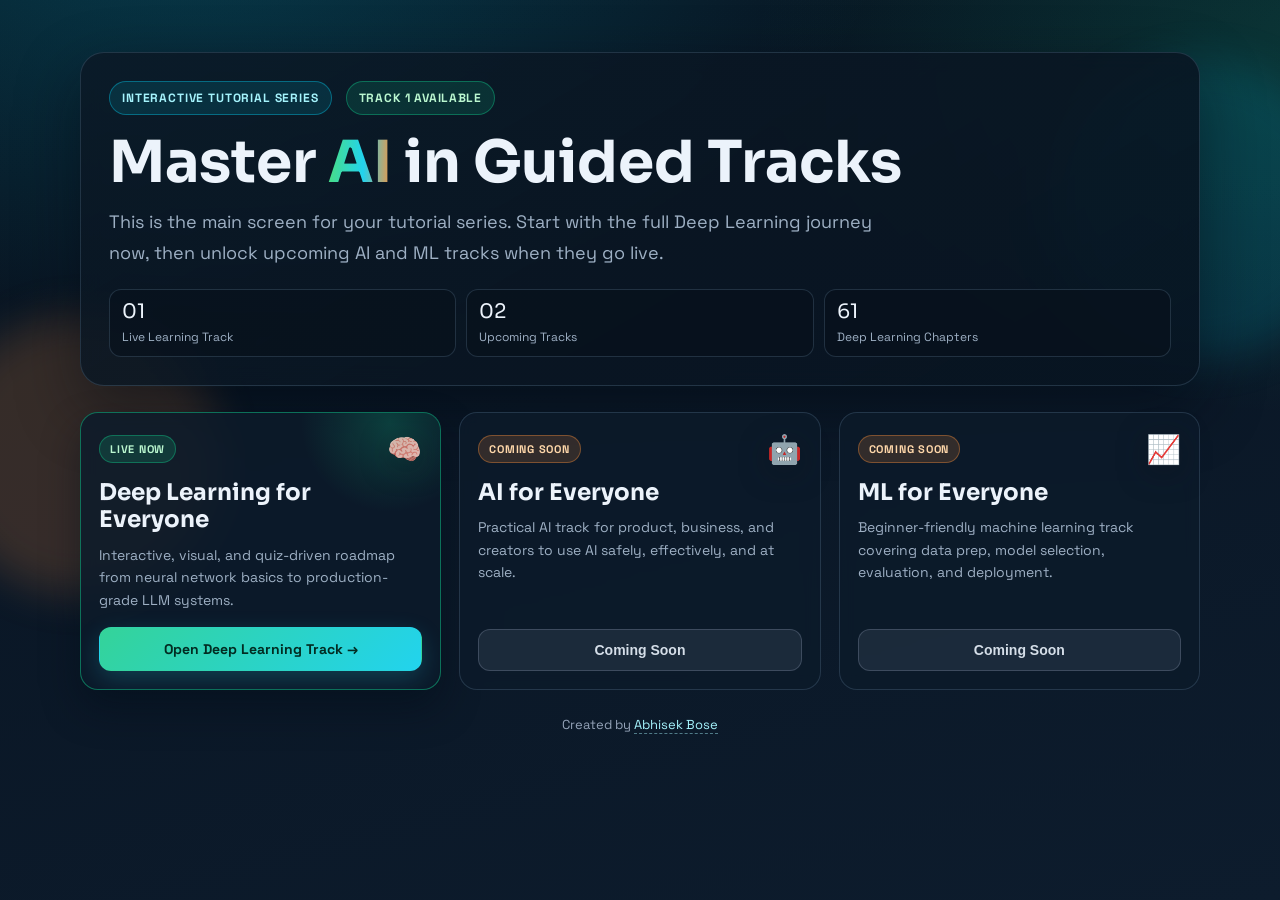
<file: deep-learning-tutorial/index.html>
<!DOCTYPE html>
<html lang="en">
<head>
    <meta charset="UTF-8">
    <meta name="viewport" content="width=device-width, initial-scale=1.0">
    <title>Interactive AI Tutorial Series</title>
    <link rel="preconnect" href="https://fonts.googleapis.com">
    <link rel="preconnect" href="https://fonts.gstatic.com" crossorigin>
    <link href="https://fonts.googleapis.com/css2?family=Space+Grotesk:wght@400;500;600;700&family=Sora:wght@600;700;800&display=swap" rel="stylesheet">
    <style>
        :root {
            --bg: #071420;
            --bg-soft: #0e1e2d;
            --card: rgba(13, 27, 42, 0.84);
            --card-border: rgba(122, 160, 191, 0.22);
            --text: #ecf3fb;
            --muted: #9eb0c4;
            --accent: #10b981;
            --accent-2: #06b6d4;
            --warning: #fb923c;
            --shadow: 0 24px 64px rgba(2, 9, 18, 0.45);
        }

        * {
            box-sizing: border-box;
            margin: 0;
            padding: 0;
        }

        body {
            min-height: 100vh;
            color: var(--text);
            font-family: 'Space Grotesk', sans-serif;
            background:
                radial-gradient(1200px 700px at 15% -10%, rgba(6, 182, 212, 0.24), transparent 58%),
                radial-gradient(950px 600px at 105% 5%, rgba(16, 185, 129, 0.20), transparent 62%),
                linear-gradient(165deg, #071420, #0a1726 45%, #0d1c2d 100%);
            padding: 52px 20px 64px;
            position: relative;
            overflow-x: hidden;
        }

        body::before,
        body::after {
            content: '';
            position: fixed;
            inset: auto;
            z-index: -1;
            filter: blur(20px);
            pointer-events: none;
        }

        body::before {
            width: 280px;
            height: 280px;
            border-radius: 50%;
            left: -60px;
            top: 35%;
            background: rgba(251, 146, 60, 0.18);
            animation: floatBlob 9s ease-in-out infinite;
        }

        body::after {
            width: 300px;
            height: 300px;
            border-radius: 50%;
            right: -70px;
            top: 60px;
            background: rgba(6, 182, 212, 0.16);
            animation: floatBlob 11s ease-in-out infinite reverse;
        }

        @keyframes floatBlob {
            0%, 100% { transform: translateY(0); }
            50% { transform: translateY(-16px); }
        }

        .container {
            width: min(1120px, 100%);
            margin: 0 auto;
        }

        .hero {
            border: 1px solid var(--card-border);
            border-radius: 24px;
            background: linear-gradient(150deg, rgba(11, 24, 37, 0.82), rgba(8, 20, 33, 0.92));
            backdrop-filter: blur(10px);
            padding: 28px;
            box-shadow: var(--shadow);
            margin-bottom: 26px;
            animation: reveal 0.6s ease-out;
        }

        @keyframes reveal {
            from { opacity: 0; transform: translateY(14px); }
            to { opacity: 1; transform: translateY(0); }
        }

        .hero-top {
            display: flex;
            gap: 14px;
            align-items: center;
            flex-wrap: wrap;
            margin-bottom: 16px;
        }

        .pill {
            border-radius: 999px;
            border: 1px solid rgba(6, 182, 212, 0.45);
            color: #a5f3fc;
            background: rgba(6, 182, 212, 0.14);
            font-size: 12px;
            letter-spacing: 0.07em;
            text-transform: uppercase;
            font-weight: 700;
            padding: 8px 12px;
        }

        .status {
            border-radius: 999px;
            border: 1px solid rgba(16, 185, 129, 0.45);
            color: #bbf7d0;
            background: rgba(16, 185, 129, 0.16);
            font-size: 12px;
            letter-spacing: 0.06em;
            text-transform: uppercase;
            font-weight: 700;
            padding: 8px 12px;
        }

        h1 {
            font-family: 'Sora', sans-serif;
            font-size: clamp(32px, 5vw, 58px);
            line-height: 1.1;
            margin-bottom: 12px;
        }

        h1 .shine {
            background: linear-gradient(92deg, #4ade80, #22d3ee 55%, #fb923c);
            -webkit-background-clip: text;
            -webkit-text-fill-color: transparent;
            background-clip: text;
        }

        .sub {
            max-width: 790px;
            color: var(--muted);
            font-size: clamp(15px, 2vw, 18px);
            line-height: 1.72;
            margin-bottom: 20px;
        }

        .quick-stats {
            display: grid;
            grid-template-columns: repeat(3, minmax(0, 1fr));
            gap: 10px;
        }

        .quick-stat {
            border: 1px solid rgba(122, 160, 191, 0.22);
            background: rgba(8, 17, 29, 0.65);
            border-radius: 12px;
            padding: 10px 12px;
        }

        .quick-stat .value {
            display: block;
            font-family: 'Sora', sans-serif;
            font-size: 20px;
            line-height: 1.15;
            margin-bottom: 2px;
        }

        .quick-stat .label {
            color: var(--muted);
            font-size: 12px;
        }

        .grid {
            display: grid;
            grid-template-columns: repeat(3, minmax(0, 1fr));
            gap: 18px;
        }

        .card {
            border-radius: 18px;
            border: 1px solid var(--card-border);
            background: var(--card);
            backdrop-filter: blur(8px);
            padding: 18px;
            min-height: 250px;
            display: flex;
            flex-direction: column;
            position: relative;
            transition: transform 0.26s ease, border-color 0.26s ease, box-shadow 0.26s ease;
        }

        .card:hover {
            transform: translateY(-4px);
            border-color: rgba(122, 160, 191, 0.42);
            box-shadow: 0 16px 32px rgba(2, 9, 18, 0.34);
        }

        .card.active {
            border-color: rgba(16, 185, 129, 0.55);
            box-shadow: 0 18px 38px rgba(3, 12, 22, 0.44);
            overflow: hidden;
        }

        .card.active::after {
            content: '';
            position: absolute;
            top: -80px;
            right: -40px;
            width: 180px;
            height: 180px;
            border-radius: 50%;
            background: radial-gradient(circle, rgba(16, 185, 129, 0.24), transparent 70%);
        }

        .card-head {
            display: flex;
            justify-content: space-between;
            align-items: center;
            margin-bottom: 12px;
            gap: 8px;
        }

        .tag {
            font-size: 11px;
            font-weight: 700;
            text-transform: uppercase;
            letter-spacing: 0.07em;
            border-radius: 999px;
            padding: 6px 10px;
        }

        .tag.live {
            color: #bbf7d0;
            background: rgba(16, 185, 129, 0.19);
            border: 1px solid rgba(16, 185, 129, 0.45);
        }

        .tag.soon {
            color: #fed7aa;
            background: rgba(251, 146, 60, 0.16);
            border: 1px solid rgba(251, 146, 60, 0.38);
        }

        .icon {
            font-size: 28px;
            filter: drop-shadow(0 6px 14px rgba(10, 18, 30, 0.5));
        }

        .card h2 {
            font-family: 'Sora', sans-serif;
            font-size: 23px;
            line-height: 1.2;
            margin-bottom: 10px;
        }

        .card p {
            color: var(--muted);
            font-size: 14px;
            line-height: 1.6;
            margin-bottom: auto;
        }

        .button {
            margin-top: 16px;
            border-radius: 12px;
            padding: 12px 14px;
            font-size: 14px;
            font-weight: 700;
            text-decoration: none;
            display: inline-flex;
            align-items: center;
            justify-content: center;
            border: 1px solid transparent;
        }

        .button.primary {
            color: #022c22;
            background: linear-gradient(135deg, #34d399, #22d3ee);
            box-shadow: 0 8px 24px rgba(34, 211, 238, 0.2);
        }

        .button.ghost {
            color: #d5dee8;
            background: rgba(148, 163, 184, 0.12);
            border-color: rgba(148, 163, 184, 0.28);
            cursor: not-allowed;
        }

        .foot {
            margin-top: 26px;
            text-align: center;
            color: #94a3b8;
            font-size: 13px;
        }

        .foot a {
            color: #a5f3fc;
            text-decoration: none;
            border-bottom: 1px dashed rgba(165, 243, 252, 0.45);
        }

        @media (max-width: 980px) {
            .quick-stats,
            .grid {
                grid-template-columns: 1fr;
            }

            .hero {
                padding: 20px;
            }

            h1 {
                font-size: clamp(28px, 9vw, 44px);
            }
        }
    </style>
</head>
<body>
    <main class="container">
        <section class="hero">
            <div class="hero-top">
                <span class="pill">Interactive Tutorial Series</span>
                <span class="status">Track 1 Available</span>
            </div>
            <h1>Master <span class="shine">AI</span> in Guided Tracks</h1>
            <p class="sub">This is the main screen for your tutorial series. Start with the full Deep Learning journey now, then unlock upcoming AI and ML tracks when they go live.</p>

            <div class="quick-stats">
                <div class="quick-stat">
                    <span class="value">01</span>
                    <span class="label">Live Learning Track</span>
                </div>
                <div class="quick-stat">
                    <span class="value">02</span>
                    <span class="label">Upcoming Tracks</span>
                </div>
                <div class="quick-stat">
                    <span class="value">61</span>
                    <span class="label">Deep Learning Chapters</span>
                </div>
            </div>
        </section>

        <section class="grid">
            <article class="card active">
                <div class="card-head">
                    <span class="tag live">Live now</span>
                    <span class="icon">🧠</span>
                </div>
                <h2>Deep Learning for Everyone</h2>
                <p>Interactive, visual, and quiz-driven roadmap from neural network basics to production-grade LLM systems.</p>
                <a class="button primary" href="deeplearning.html">Open Deep Learning Track →</a>
            </article>

            <article class="card">
                <div class="card-head">
                    <span class="tag soon">Coming soon</span>
                    <span class="icon">🤖</span>
                </div>
                <h2>AI for Everyone</h2>
                <p>Practical AI track for product, business, and creators to use AI safely, effectively, and at scale.</p>
                <button class="button ghost" type="button">Coming Soon</button>
            </article>

            <article class="card">
                <div class="card-head">
                    <span class="tag soon">Coming soon</span>
                    <span class="icon">📈</span>
                </div>
                <h2>ML for Everyone</h2>
                <p>Beginner-friendly machine learning track covering data prep, model selection, evaluation, and deployment.</p>
                <button class="button ghost" type="button">Coming Soon</button>
            </article>
        </section>

        <p class="foot">Created by <a href="https://www.linkedin.com/in/abhisek-bose/" target="_blank" rel="noopener noreferrer">Abhisek Bose</a></p>
    </main>
</body>
</html>
</file>
